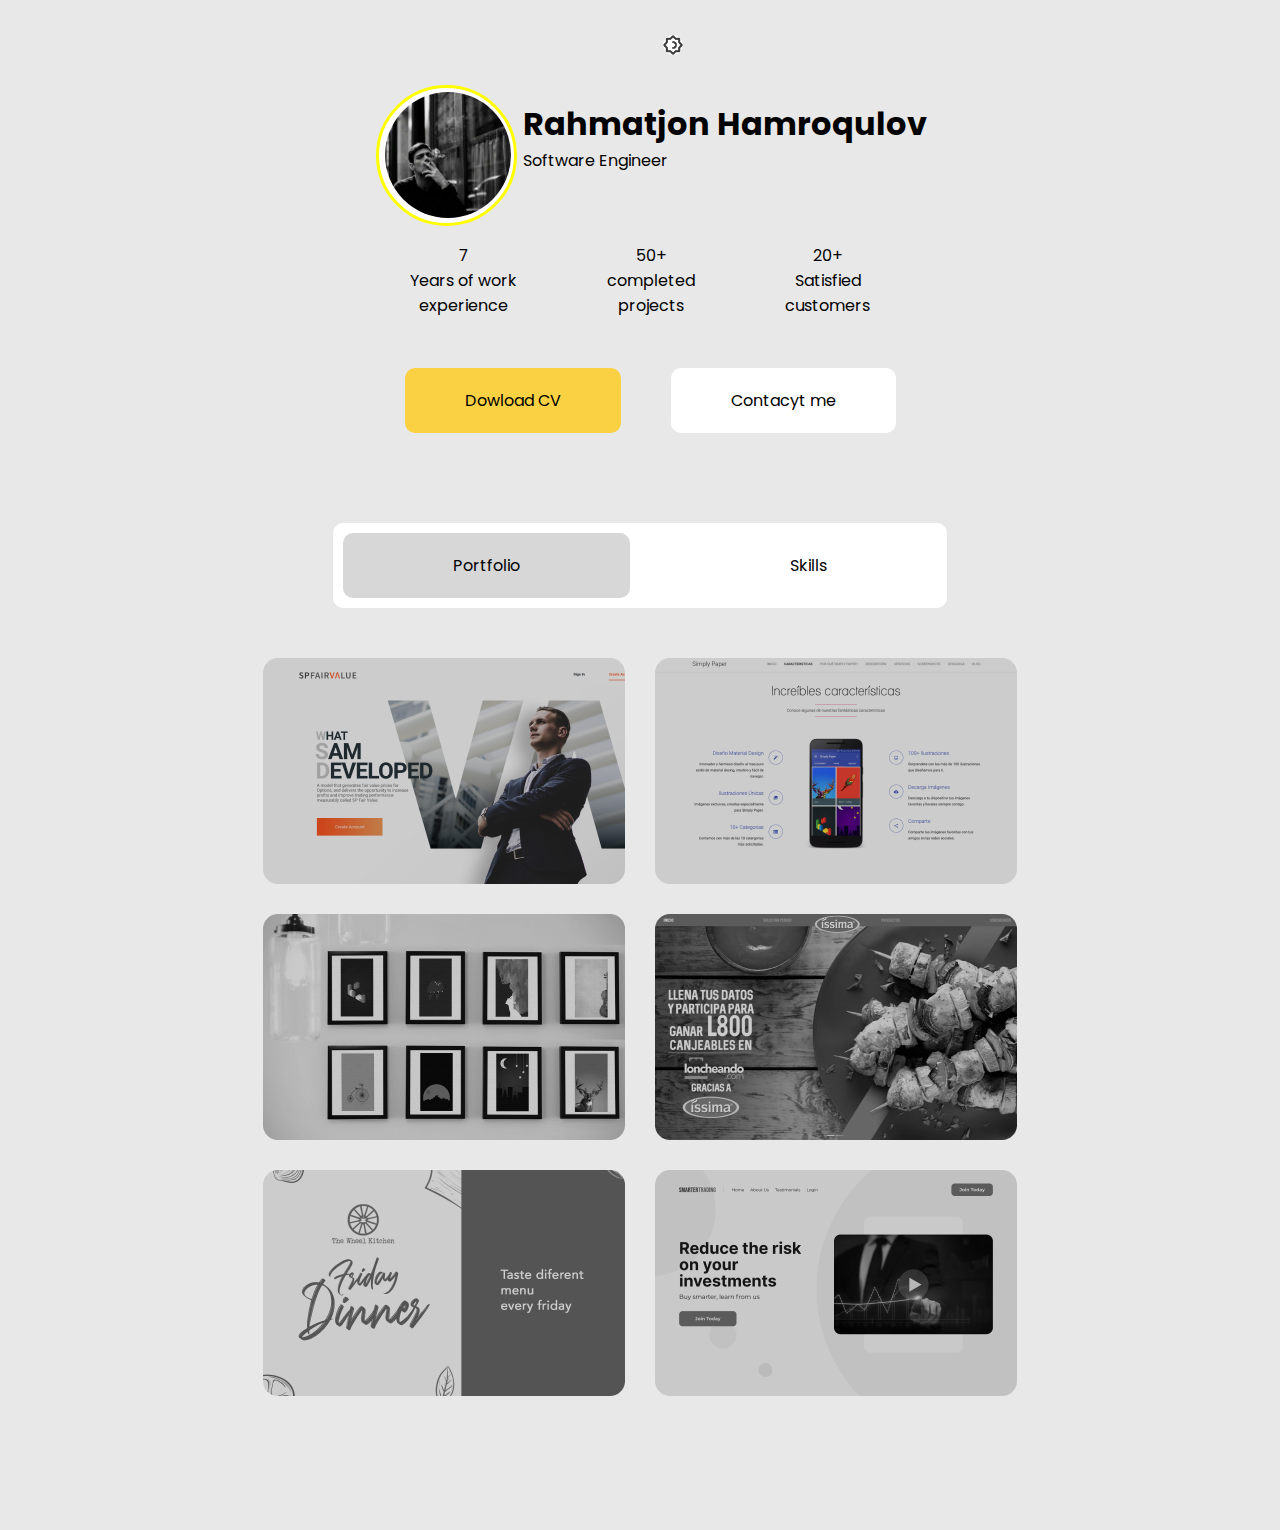
<file: index.html>
<!DOCTYPE html>
<html lang="en">
<head>
    <meta charset="UTF-8">
    <meta http-equiv="X-UA-Compatible" content="IE=edge">
    <meta name="viewport" content="width=device-width, initial-scale=1.0">
    <title>Document</title>
    <link rel="stylesheet" href="style.css">
    <link rel="stylesheet" href="https://cdnjs.cloudflare.com/ajax/libs/font-awesome/6.1.2/css/all.min.css" integrity="sha512-1sCRPdkRXhBV2PBLUdRb4tMg1w2YPf37qatUFeS7zlBy7jJI8Lf4VHwWfZZfpXtYSLy85pkm9GaYVYMfw5BC1A==" crossorigin="anonymous" referrerpolicy="no-referrer">
</head>
<body>
    <div class="default" id="main" >
        <div class="top-forfolio top-portfoli">
            
            <div class="top-portfolio-one">
                <img src="./images/Vector.png" alt="rasm" id="change" class="image" onclick="cancelEvent()">
                <div class="roma-top">
                    <img class="top-portfolio-img" src="./images/my-photo.jpg" alt="Rasm">
                    <h1>Rahmatjon Hamroqulov</h1>
                    <p>Software Engineer</p>
                </div>
                <div class="top-protfolio-icon">
                    <i class="fa-brands fa-telegram"></i>
                    <i class="fa-brands fa-twitter"></i>
                    <i class="fa-brands fa-instagram"></i>
                    <i class="fa-brands fa-facebook"></i>
                </div>
                <div class="top-portfolio-two">
                    <p>7<br>Years of work<br>experience</p>
                    <p>50+<br>completed <br>projects</p>
                    <p>20+ <br>Satisfied <br>customers</p>
                </div>
                <div class="portfolio-download">
                    <ul class="ul-portfolio-dowload">
                        <li class="download-cv">Dowload CV<i class="fa-solid fa-arrow-down"></i></li>
                        <li class="contact">Contacyt me</li>
                    </ul>
                </div>
                <div class="portfolio-skills">
                    <ul class="ul-portfolio-skills port"> 
                        <li class="one-li-portfolio-skills ulport" id="liskil">Portfolio</li>
                        <li class="two-li-portfolio-skills">Skills</li>
                    </ul>
                </div>
                <div class="images">
                    <div class="images-one">
                        <img src="./images/one.png" alt="rasm" class="one-images">
                        <img src="./images/two.png" alt="rasm" class="two-images">
                        <img src="./images/three.png" alt="rasm" class="trhee-images">
                    </div>
                    <div class="images-two">
                        <img src="./images/for.png" alt="rasm" class="for-images">
                        <img src="./images/five.png" alt="rasm" class="five-images">
                        <img src="./images/six.png" alt="rasm" class="six-images">
                    </div>
                </div>
            </div>
        </div>
    </div>
    <script src="index.js"></script>
</body>
</html>
</file>
<file: style.css>
@import url('https://fonts.googleapis.com/css2?family=Poppins:ital,wght@0,100;0,200;0,300;0,400;0,500;0,600;1,100;1,200;1,300;1,400;1,500;1,600&display=swap');
*{
    margin: 0 auto;
    box-sizing: border-box;
    font-family: 'Poppins', sans-serif;
}
.default{
    width: 100%;
    height: 170vh;
    display: flex;
    background-color: #e5e5e5e5;
    position: relative;
}
.active{
    background-color: rgba(12, 21, 29, 1);
}


.port{
    background-color:#4A4A4A;
}
.ulport{
    background-color: rgba(12, 21, 29, 1);
}
.roma-top{
    position: relative;
    right: -260px;
    display: flex;
    flex-direction: column;
    
    margin: 0;
}
.roma-top p{
    margin: 0;
}
    
.image{
    position: absolute;
    width: 20px;
    height: 20px;
    top: -100px;
    left: 400px;
    margin-top: 35px;
    background-color: #FFFFFF;
    border-radius: 50%;
}

.top-forfolio{
    width: 100%;
    display: flex;
    position: relative;
    z-index: 1;
}
.top-portfolio-one{
    display: flex;
    align-items: flex-start;
    flex-direction: column;
    position: relative;
    height: 500px;
    margin-top: 100px;


}
.top-portfolio-img{
    position:absolute;
    width: 130px;
    height: 130px;
    border-radius: 50%;
    left: -140px;
    top: -10px;
    border: 2px white solid;
}
.top-portfolio-one::before{
    width: 135px;
    height: 135px;
    content: "";
    background-color: white;
    border: 3px solid yellow;
    border-radius: 50%;
    position: absolute;
    z-index: -1;
    right: 500px;
    top: -15px;
}
    

.top-portfolio-two{
    display: flex;
    align-items: center;
    justify-content: center;
    text-align: center;
    gap: 90px;
    height: 200px;
    margin-top: 70px;
}
.top-protfolio-icon{
   width: 200px;
   display: flex;
   position: relative;
   left:242px;
    margin: 0;
   height: 20px;
}
.portfolio-download{
    display: flex;
    align-items: center;
    justify-content: center;
}
.ul-portfolio-dowload{
    position: relative;
    display: flex;
    align-items: center;
    justify-content: center;
    margin-top: 50px;
    gap: 50px;
    left: 10px;
    padding: 0;
}
.download-cv{
    padding: 20px 60px 20px 60px;
    background-color: #FBD144;
    border-radius: 10px;
    list-style: none;
}
.contact{
    padding: 20px 60px 20px 60px;
    background-color: #FFFFFF;
    list-style: none;
    border-radius: 10px
}
portfolio-skills{
    display: flex;
    
}
.ul-portfolio-skills{
    display: flex;
    align-items: center;
    justify-content: space-between;
    list-style: none;
    gap: 50px;
    margin-top: 90px;  
    padding: 10px;
    background-color:#FFFFFF ;
    border-radius: 10px;
}
.one-li-portfolio-skills{
    display: flex;
    align-items: flex-start;
    background-color: #D7D7D7;
    padding: 20px 110px 20px 110px;
    border-radius: 10px;
}
.two-li-portfolio-skills{
    display: flex;
    align-items: flex-start;
    background-color: #FFFFFF;
    padding: 20px 110px 20px 110px;
}
.images{
    display: flex;
    flex-direction: row;
    gap: 30px;
    margin-top: 50px;
}
.images-one{
    display: flex;
    flex-direction: column;
    gap: 30px;
}
.images-two{
    display: flex;
    flex-direction: column;
    gap: 30px;
}
</file>
